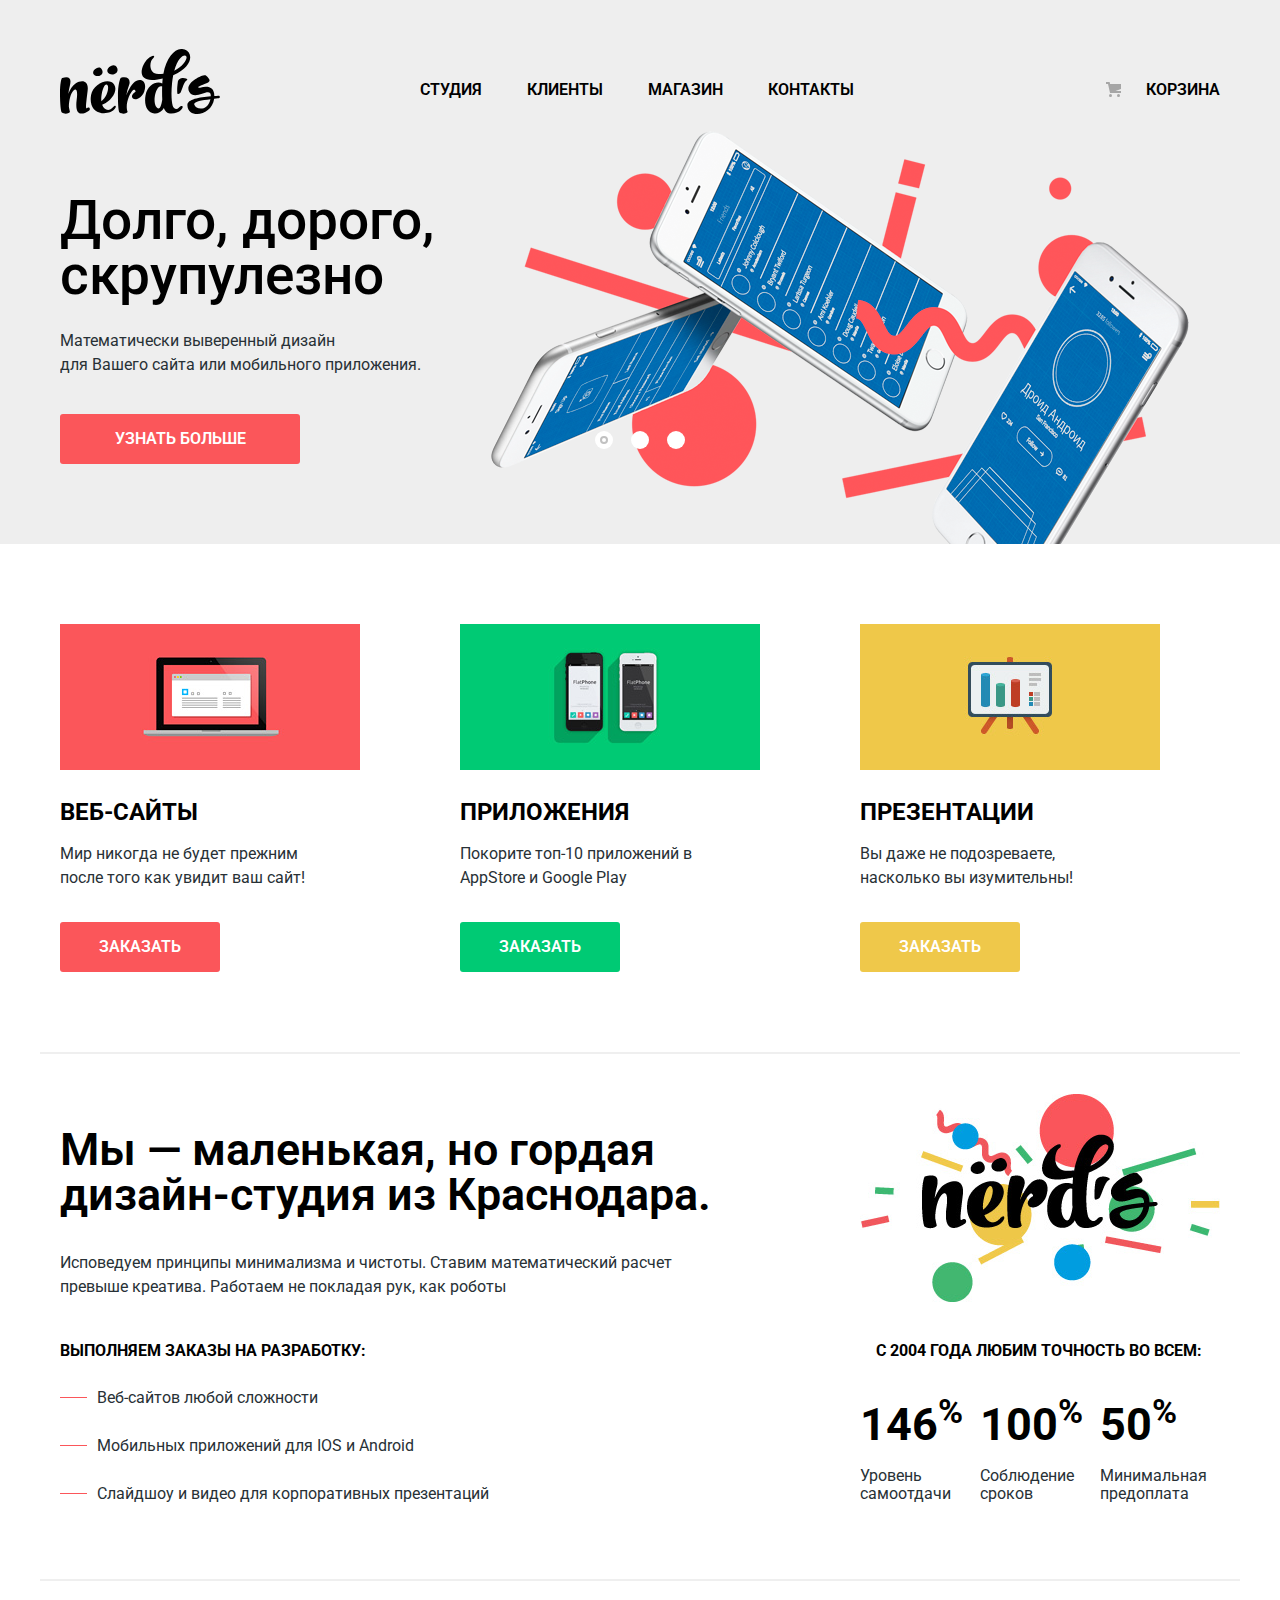
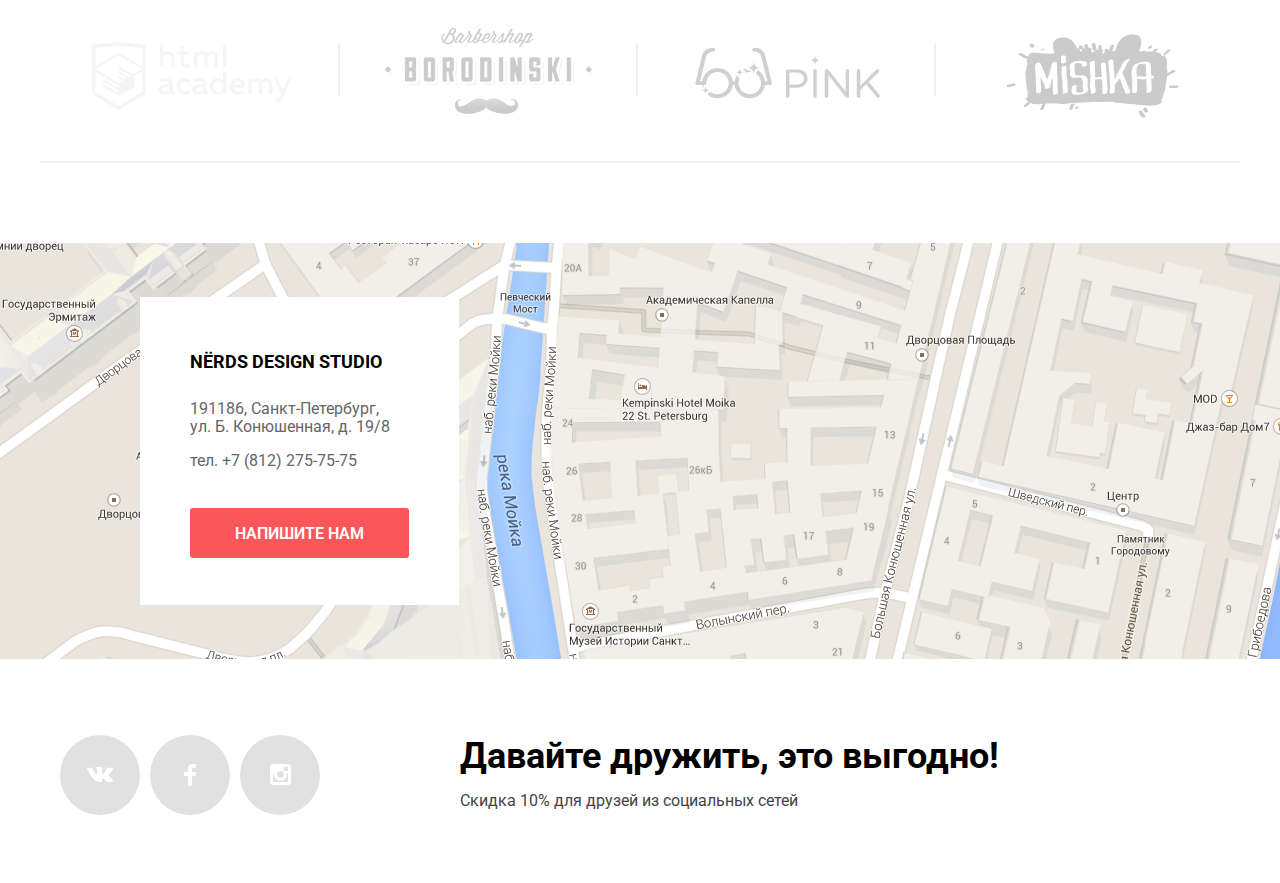
<file: index.html>
<!DOCTYPE HTML>
<html lang="ru">
<head>
  <meta charset="utf-8">
  <title>Дизайн-студия «‎Nerds»</title>
  <link href="https://fonts.googleapis.com/css?family=Roboto:400,500,700&display=swap&subset=cyrillic" rel="stylesheet">
  <link href="./normalize.css" rel="stylesheet">
  <link href="./Nerds_index.css" rel="stylesheet">
</head>
<body>

  <header class="main-header grey">

    <nav class="main-navigation container">
      <a class="main-header-logo">
        <svg xmlns="http://www.w3.org/2000/svg" width="160" height="65" viewBox="0 0 160 65"><path d="M157.936 49.374c-1.235.161-2.523.271-3.757.377v.056c-2.415 17.364-26.188 20.231-26.779 6.599-.269-6.167 11.593-7.95 23.398-9.088.429-11.09-15.901 5.667-21.608-4.601-5.019-9.025 14.632-17.938 16.728-16.102 6.438 5.636 3.404 6.618-1.379 8.335-9.49 3.41-5.791 4.107-4.511 3.726 7.569-2.253 14.366-1.04 14.312 8.317 1.288-.107 2.522-.163 3.757-.271 2.306-.215 2.467 2.435-.161 2.652zm-7.514.756c-9.124 1.028-17.013 2.436-16.153 5.355 1.716 5.573 13.577 6.818 16.153-5.355zM117.678 44.918c-.682-.037-.703-6.038.112-11.688 1.005-6.951 11.935-3.357 9.093-1.906-2.975 1.52-4.429 8.718-6.266 12.087-.635 1.161-2.605 1.526-2.939 1.507zM42.105 21.002c2.376 4.866-4.937 8.171-8.292 4.521-1.398-1.555-.755-4.56 2.636-6.193 1.697-.836 4.073-1.596 5.656 1.672zM57.062 18.861c2.585 5.297-5.38 8.896-9.031 4.922-1.522-1.695-.823-4.963 2.873-6.742 1.846-.911 4.432-1.736 6.158 1.82zM28.883 61.666c-7.919 5.338-14.219 4.159-12.212-10.848 1.45-10.904-.948-11.521-3.122-9.442-2.845 2.697-4.628 9.723-4.684 16.412a50.98 50.98 0 0 0 1.004 4.776c.334 1.63-4.907 3.315-7.974 1.011C.837 62.79 0 54.865 0 44.131c0-8.824 1.171-14.895 2.23-15.175 8.029-2.191 9.312 1.348 7.583 7.981a47.637 47.637 0 0 0-1.395 7.924c1.673-4.664 4.071-8.485 6.803-10.173 7.416-4.664 13.605-2.473 12.434 6.801-2.007 16.58-2.174 18.827-.39 17.535 2.231-1.574 3.68 1.238 1.618 2.642zM54.982 59.59c-2.175 3.484-7.806 5.171-13.216 4.552-7.75-.843-12.545-7.756-10.705-18.097 2.008-11.185 18.065-18.322 23.196-10.341 3.735 5.789-2.175 16.017-11.597 19.783l-.502.168c1.951 5.171 6.579 7.476 11.039 2.36 2.119-2.36 3.624-1.348 1.785 1.575zm-13.605-7.418c5.855-4.159 7.806-13.32 6.189-15.905-1.728-2.697-5.074 1.517-6.245 11.746-.111 1.461-.111 2.865.056 4.159zM83.091 44.992c-1.597 2.507-3.903 4.384-5.966 5.059-2.398.73-5.185.056-5.185-2.698 0-1.011.892-3.372 3.624-4.721-.168-1.911-1.394-2.417-2.286-1.686-3.345 2.586-7.417 12.25-6.356 19.221.055.168.055.337.055.506.168.617.335 1.237.558 1.854.557 1.574-4.907 3.316-7.973.956-1.059-.788-1.617-6.97-1.617-17.704 0-8.824 1.951-16.636 3.011-16.917 6.412-1.743 10.147 1.292 8.14 7.249-1.171 3.373-2.23 6.801-2.843 10.399 2.453-6.688 6.523-12.872 9.812-14.501 5.856-2.923 10.092.956 8.867 7.813-.056.11-.112.393-.112.449-.056.562-.566 2.302-.39 1.741-.516 1.645-.892 2.277-1.339 2.98z"/><path d="M113.207 26.161a86.988 86.988 0 0 0-1.115 7.531c-1.059 10.06-.612 18.996.613 22.986.726 2.137 3.457 4.946 6.078 2.023 2.843-3.203 5.967-1.349 2.174 2.416-2.34 2.305-6.689 3.878-11.039 3.428-3.123-.393-5.018-2.415-6.134-5.505-.444.898-.947 1.685-1.56 2.302-2.119 2.193-4.685 3.43-7.974 3.092-6.637-.73-10.538-7.923-8.699-18.153 1.952-10.791 11.319-14.725 16.728-11.857.112-1.349.223-2.699.335-4.104.055-.281.055-.562.11-.843a96.962 96.962 0 0 1-4.962.956C73.787 34.423 82.04 14.864 87.894 9.75c6.636-5.733 7.36-1.855 5.297-.562-3.68 2.36-5.297 15.905 5.241 15.905 1.729 0 3.346-.112 4.962-.281C106.685 6.49 116.665-2.391 124.75.532c8.976 3.26 8.029 17.535-11.543 25.629zm-10.928 24.393c-.224-3.542-.224-7.532-.167-11.636 0-.506.056-1.011.056-1.461-3.346-1.518-6.635 3.653-7.473 10.792-.946 8.373 2.788 12.813 4.908 10.791 1.617-1.631 2.453-6.803 2.676-8.486zm24.086-43.165c-1.784-2.642-8.307.562-12.098 14.332 9.535-4.554 13.326-12.422 12.098-14.332z"/></svg>
      </a>
      <ul class="navigation-list">
        <li><a href="#studio">Студия</a></li>
        <li><a href="#clients">Клиенты</a></li>
        <li><a href="catalog.html">Магазин</a></li>
        <li><a href="#contacts">Контакты</a></li>
        <li class="cart"><a href="#">Корзина</a></li>
      </ul>
    </nav>
  </header>

  <main >

    <h1 class="visually-hidden">Дизайн-студия «‎Nerds»</h1>

    <section class="slider grey">
      <div class="container">
        <h2 class="visually-hidden">Слайдер</h2>
        <input type="radio" id="btn-1" name="toggle" checked>
        <input type="radio" id="btn-2" name="toggle">
        <input type="radio" id="btn-3" name="toggle">
        <div class="slider-control">
          <label for="btn-1"></label>
          <label for="btn-2"></label>
          <label for="btn-3"></label>
        </div>
        <ul class="slide-list">
          <li class="slide slide-1">
            <div class="slide-wrapper">
              <p class="slide-header">Долго, дорого, скрупулезно</p>
              <p class="slide-text">Математически выверенный дизайн <br> для Вашего сайта или мобильного приложения.</p>
              <a class="btn btn-red" href="#">Узнать больше</a>
            </div>
          </li>
          <li class="slide slide-2">
            <div class="slide-wrapper">
              <p class="slide-header">Любим математику как никто другой</p>
              <p class="slide-text">Никакого креатива, только математические формулы<br> для расчета идеальных пропорций.</p>
              <a class="btn btn-red" href="#">Узнать больше</a>
            </div>
          </li>
          <li class="slide slide-3">
            <div class="slide-wrapper">
              <p class="slide-header">Только ночь, только хардкор</p>
              <p class="slide-text">Работать днем, как все? Мы против этого.<br>Ближе к полуночи работа только начинается.</p>
              <a class="btn btn-red" href="#">Узнать больше</a>
            </div>
          </li>
        </ul>
      </div>
    </section>

    <section class="advantages container">
      <h2 class='visually-hidden'>Наши преимущества</h2>
      <ul>
        <li class="advantage-item">
          <img src="img/service-1.png" alt="Веб-сайты" width="300" height="146">
          <p class="advantage-header">Веб-сайты</p>
          <p class="advantage-text">Мир никогда не будет прежним<br> после того как увидит ваш сайт!</p>
          <a class="btn btn-red" href="catalog.html">Заказать</a>
        </li>
        <li class="advantage-item">
          <img src="img/service-2.png" alt="Приложения" width="300" height="146">
          <p class="advantage-header">Приложения</p>
          <p class="advantage-text">Покорите топ-10 приложений в AppStore и Google Play</p>
          <a class="btn btn-green" href="catalog.html">Заказать</a>
        </li>
        <li class="advantage-item">
          <img src="img/service-3.png" alt="Презентации" width="300" height="146">
          <p class="advantage-header">Презентации</p>
          <p class="advantage-text">Вы даже не подозреваете,<br> насколько вы изумительны!</p>
          <a class="btn btn-yellow" href="catalog.html">Заказать</a>
        </li>
      </ul>
    </section>

    <section class="studio container" id="studio">
      <div class="studio-left">
        <h2 class="visually-hidden">Описание студии</h2>
        <p class="studio-header">Мы — маленькая, но гордая дизайн-студия из Краснодара.</p>
        <p class="studio-text">Исповедуем принципы минимализма и чистоты. Ставим математический
          расчет превыше креатива. Работаем не покладая рук, как роботы</p>
          <p class="studio-bold">Выполняем заказы на разработку:</p>
          <ul class="orders-list">
            <li><p>Веб-сайтов любой сложности</p></li>
            <li><p>Мобильных приложений для IOS и Android</p></li>
            <li><p>Слайдшоу и видео для корпоративных презентаций</p></li>
          </ul>
        </div>
          <div class="studio-right">
            <img src="img/nerds-logo-2.png" alt="Логотип «‎Nerds»" width="360" height="208">
            <p class="studio-bold">С 2004 года любим точность во всем:</p>
            <ul class="statistic">
              <li><p class="statistic-percent">146<sup>%</sup></p>
                <p class="statistic-text">Уровень самоотдачи</p></li>
              <li><p class="statistic-percent">100<sup>%</sup></p>
                <p class="statistic-text">Соблюдение сроков</p></li>
              <li><p class="statistic-percent">50<sup>%</sup></p>
                <p class="statistic-text">Минимальная предоплата</p></li>
            </ul>
          </div>
        </section>

        <section class="clients container" id=clients>
          <h2 class="visually-hidden">Наши партнеры</h2>
          <ul>
            <li>
              <a href="https://htmlacademy.ru/intensive/htmlcss">
                <img src="img/logo-1.png" alt="HTMLAcademy.ru" width="199" height="68">
              </a>
            </li>
            <li>
              <a href="#">
                <img src="img/logo-2.png" alt="<Барбершоп Бородинский" width="209" height="90">
              </a>
            </li>
            <li>
              <a href="#">
                <img src="img/logo-3.png" alt="Pink" width="185" height="52">
              </a>
            </li>
            <li>
              <a href="#">
                <img src="img/logo-4.png" alt="Mishka" width="173" height="84">
              </a>
            </li>
          </ul>
        </section>

        <section class="contacts" id="contacts">
        <h2 class="visually-hidden">Наши контакты</h2>
          <img src="img/map.png" alt="Карта офиса по адресу Санкт-Петербург, ул. Б. Конюшенная, д. 19/8" width="1440" height="416">
          <div class="contacts-block">
            <p class="contacts-header"> Nёrds design studio</p>
            <p>191186, Санкт-Петербург,<br>ул. Б. Конюшенная, д. 19/8</p>
            <p>тел. +7 (812) 275-75-75</p>
            <button class="btn btn-red contacts-btn">Напишите нам</button>
          </div>
        </section>

        <section class="popup">
          <h2 class="popup-header">Напишите нам</h2>
          <form action="https://echo.htmlacademy.ru" method="post">
            <p class="popup-item">
              <label for="popup-name">Ваше имя:</label>
              <input id="popup-name" type="text" name="name" value="" placeholder="Имя Фамилия">
            </p>
            <p class="popup-item">
              <label for="popup-email">Ваш e-mail:</label>
              <input id="popup-email" type="text" name="e-mail" value="" placeholder="email@example.ru">
            </p>
            <p class="popup-item">
              <label for="textarea">Текст письма:</label>
              <textarea id="textarea" name="message" placeholder="В свободной форме"></textarea>
            </p>
            <button class="btn btn-red" type="submit" name="button">Отправить</button>
          </form>
          <button class="modal-close" type="button">Закрыть</button>
        </section>

      </main>

      <footer class="main-footer container">
        <ul class="social-list">
          <li>
            <a class="social-btn" href="#">
              <span class="visually-hidden">ВКонтакте</span>
              <svg xmlns="http://www.w3.org/2000/svg" width="26" height="15" viewBox="0 0 26 15">
                <path fill="#FFF" d="M16.138 11.51c.956-.309 2.18 2.04 3.483 2.939.978.681 1.727.534 1.727.534l3.473-.05s1.815-.112.957-1.554c-.071-.12-.503-1.069-2.585-3.022-2.177-2.043-1.882-1.712.739-5.244 1.597-2.153 2.236-3.468 2.036-4.028-.192-.539-1.365-.399-1.365-.399L20.69.713c-.381.001-.704.119-.851.515-.003.004-.621 1.666-1.445 3.079-1.741 2.989-2.436 3.148-2.724 2.961-.661-.433-.494-1.737-.494-2.664 0-2.897.432-4.105-.846-4.417-.427-.104-.739-.172-1.828-.182-1.392-.021-2.574 0-3.244.329-.445.223-.786.712-.579.74.26.035.843.16 1.155.586.401.552.389 1.789.389 1.789s.229 3.411-.54 3.834c-.528.29-1.25-.302-2.803-3.016-.793-1.388-1.392-2.922-1.392-2.922s-.116-.285-.326-.441c-.25-.185-.6-.244-.6-.244L.848.684S.29.7.085.946c-.182.218-.015.668-.015.668s2.909 6.881 6.203 10.347c3.02 3.182 6.452 2.971 6.452 2.971h1.555s.469-.054.709-.312c.224-.24.214-.691.214-.691s-.031-2.109.935-2.419z"/>
              </svg>
            </a>
          </li>
          <li><a class="social-btn" href="#">
            <span class="visually-hidden">Facebook</span>
            <svg xmlns="http://www.w3.org/2000/svg" width="12" height="22" viewBox="0 0 12 22"><path fill="#FFF" d="M12 4V0H8a4 4 0 0 0-4 4v4H0v4h4v10h4V12h4V8H8V4h4z"/>
            </svg>
          </a>
        </li>
        <li>
          <a class="social-btn" href="#">
            <span class="visually-hidden">Instagram</span>
            <svg xmlns="http://www.w3.org/2000/svg" width="21" height="21" viewBox="0 0 21 21"><path fill="#FFF" d="M18 0H3C1.35 0 0 1.35 0 3v15c0 1.65 1.35 3 3 3h15c1.65 0 3-1.35 3-3V3c0-1.65-1.35-3-3-3zm-7.5 7c1.93 0 3.5 1.57 3.5 3.5S12.43 14 10.5 14 7 12.43 7 10.5 8.57 7 10.5 7zM18 18H3V9h1.181A6.504 6.504 0 0 0 4 10.5a6.5 6.5 0 1 0 13 0 6.45 6.45 0 0 0-.181-1.5H18v9zm0-11h-4V3h4v4z"/>
            </svg>
          </a>
        </li>
      </ul>
      <div class="partnership">
        <p class="partnership-header">Давайте дружить, это выгодно!</p>
        <p class="sale">Скидка 10% для друзей из социальных сетей</p>
      </div>
    </footer>

    <script src="nerds_index.js"></script>
    </body>
    </html>
</file>
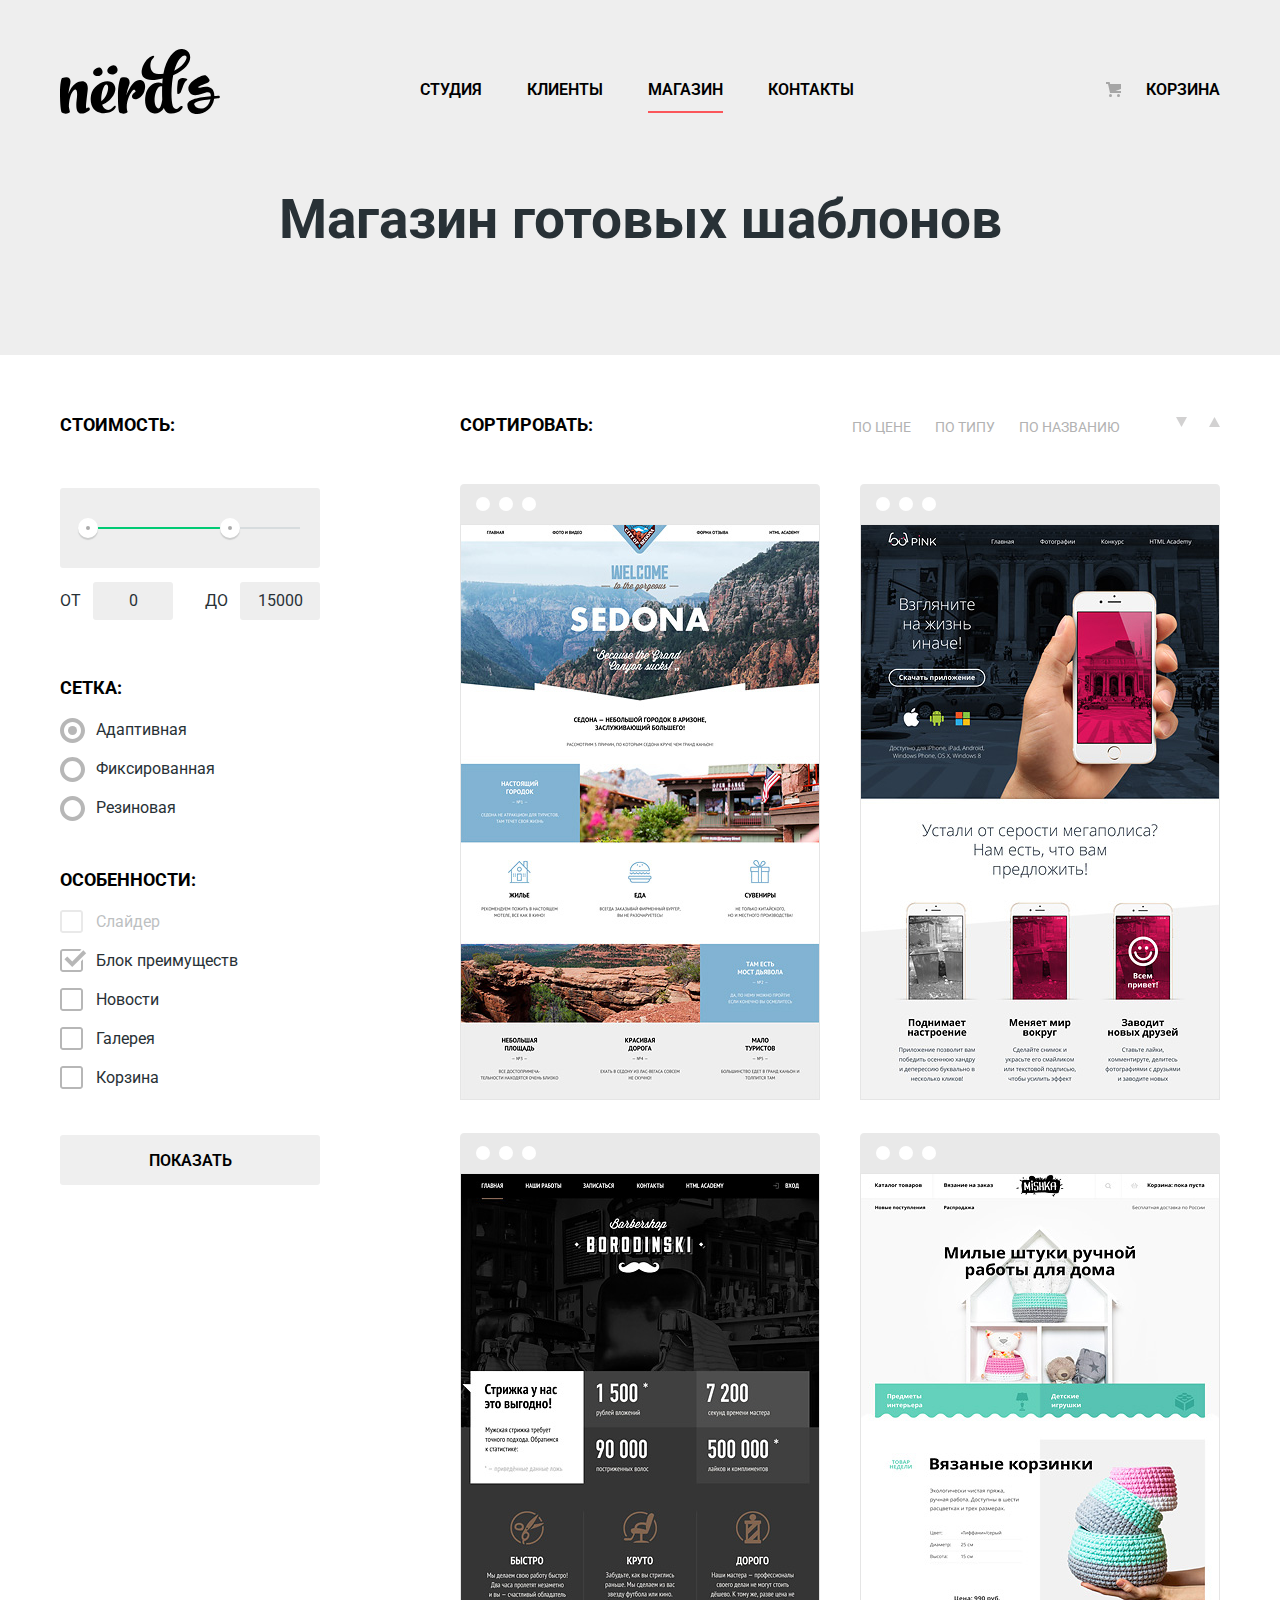
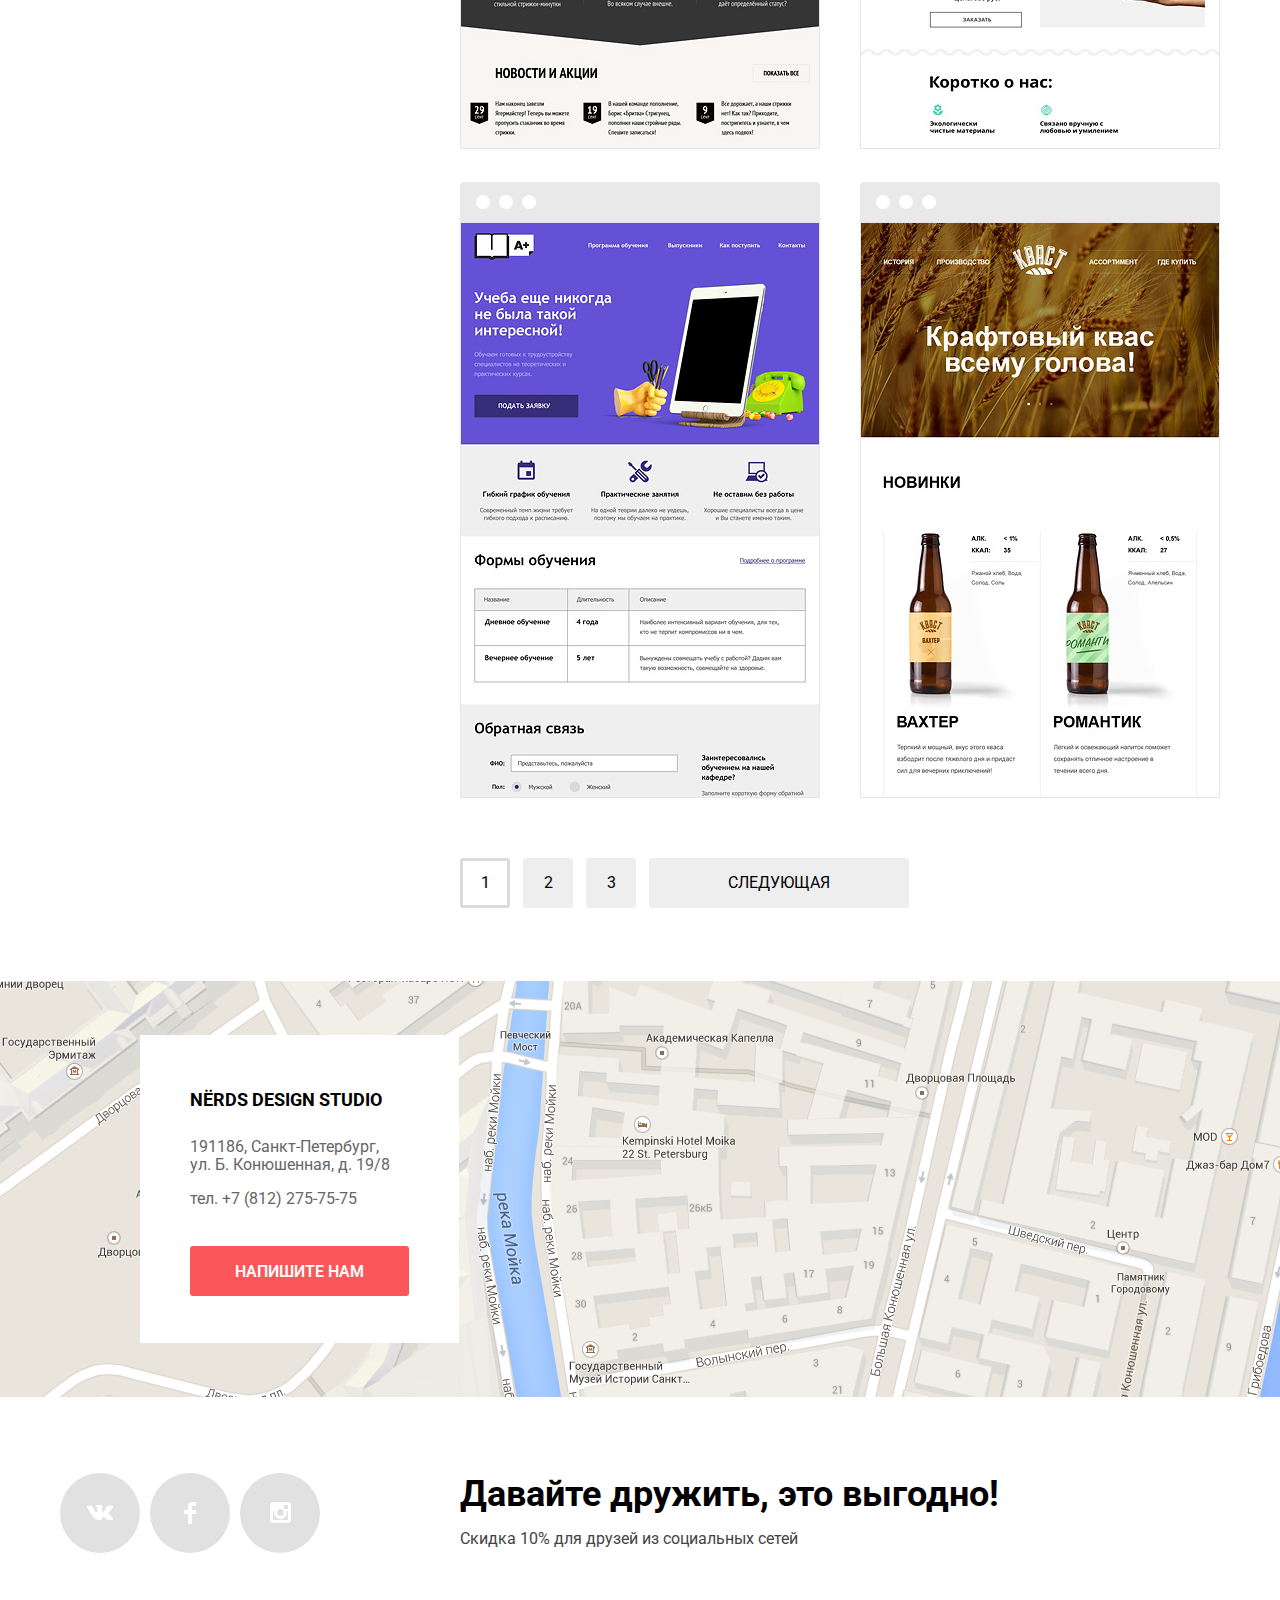
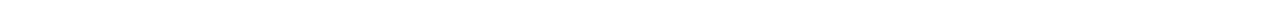
<file: catalog.html>
<!DOCTYPE HTML>
<html lang="ru">
<head>
  <meta charset="utf-8">
  <title>Дизайн-студия «‎Nerds»</title>
  <link href="https://fonts.googleapis.com/css?family=Roboto:400,500,700&display=swap&subset=cyrillic" rel="stylesheet">
  <link href="./normalize.css" rel="stylesheet">
  <link href="./Nerds_index.css" rel="stylesheet">
</head>
<body>

  <header class="main-header grey">
    <nav class="main-navigation container">
      <a class="main-header-logo" href="index.html">
        <svg xmlns="http://www.w3.org/2000/svg" width="160" height="65" viewBox="0 0 160 65"><path d="M157.936 49.374c-1.235.161-2.523.271-3.757.377v.056c-2.415 17.364-26.188 20.231-26.779 6.599-.269-6.167 11.593-7.95 23.398-9.088.429-11.09-15.901 5.667-21.608-4.601-5.019-9.025 14.632-17.938 16.728-16.102 6.438 5.636 3.404 6.618-1.379 8.335-9.49 3.41-5.791 4.107-4.511 3.726 7.569-2.253 14.366-1.04 14.312 8.317 1.288-.107 2.522-.163 3.757-.271 2.306-.215 2.467 2.435-.161 2.652zm-7.514.756c-9.124 1.028-17.013 2.436-16.153 5.355 1.716 5.573 13.577 6.818 16.153-5.355zM117.678 44.918c-.682-.037-.703-6.038.112-11.688 1.005-6.951 11.935-3.357 9.093-1.906-2.975 1.52-4.429 8.718-6.266 12.087-.635 1.161-2.605 1.526-2.939 1.507zM42.105 21.002c2.376 4.866-4.937 8.171-8.292 4.521-1.398-1.555-.755-4.56 2.636-6.193 1.697-.836 4.073-1.596 5.656 1.672zM57.062 18.861c2.585 5.297-5.38 8.896-9.031 4.922-1.522-1.695-.823-4.963 2.873-6.742 1.846-.911 4.432-1.736 6.158 1.82zM28.883 61.666c-7.919 5.338-14.219 4.159-12.212-10.848 1.45-10.904-.948-11.521-3.122-9.442-2.845 2.697-4.628 9.723-4.684 16.412a50.98 50.98 0 0 0 1.004 4.776c.334 1.63-4.907 3.315-7.974 1.011C.837 62.79 0 54.865 0 44.131c0-8.824 1.171-14.895 2.23-15.175 8.029-2.191 9.312 1.348 7.583 7.981a47.637 47.637 0 0 0-1.395 7.924c1.673-4.664 4.071-8.485 6.803-10.173 7.416-4.664 13.605-2.473 12.434 6.801-2.007 16.58-2.174 18.827-.39 17.535 2.231-1.574 3.68 1.238 1.618 2.642zM54.982 59.59c-2.175 3.484-7.806 5.171-13.216 4.552-7.75-.843-12.545-7.756-10.705-18.097 2.008-11.185 18.065-18.322 23.196-10.341 3.735 5.789-2.175 16.017-11.597 19.783l-.502.168c1.951 5.171 6.579 7.476 11.039 2.36 2.119-2.36 3.624-1.348 1.785 1.575zm-13.605-7.418c5.855-4.159 7.806-13.32 6.189-15.905-1.728-2.697-5.074 1.517-6.245 11.746-.111 1.461-.111 2.865.056 4.159zM83.091 44.992c-1.597 2.507-3.903 4.384-5.966 5.059-2.398.73-5.185.056-5.185-2.698 0-1.011.892-3.372 3.624-4.721-.168-1.911-1.394-2.417-2.286-1.686-3.345 2.586-7.417 12.25-6.356 19.221.055.168.055.337.055.506.168.617.335 1.237.558 1.854.557 1.574-4.907 3.316-7.973.956-1.059-.788-1.617-6.97-1.617-17.704 0-8.824 1.951-16.636 3.011-16.917 6.412-1.743 10.147 1.292 8.14 7.249-1.171 3.373-2.23 6.801-2.843 10.399 2.453-6.688 6.523-12.872 9.812-14.501 5.856-2.923 10.092.956 8.867 7.813-.056.11-.112.393-.112.449-.056.562-.566 2.302-.39 1.741-.516 1.645-.892 2.277-1.339 2.98z"/><path d="M113.207 26.161a86.988 86.988 0 0 0-1.115 7.531c-1.059 10.06-.612 18.996.613 22.986.726 2.137 3.457 4.946 6.078 2.023 2.843-3.203 5.967-1.349 2.174 2.416-2.34 2.305-6.689 3.878-11.039 3.428-3.123-.393-5.018-2.415-6.134-5.505-.444.898-.947 1.685-1.56 2.302-2.119 2.193-4.685 3.43-7.974 3.092-6.637-.73-10.538-7.923-8.699-18.153 1.952-10.791 11.319-14.725 16.728-11.857.112-1.349.223-2.699.335-4.104.055-.281.055-.562.11-.843a96.962 96.962 0 0 1-4.962.956C73.787 34.423 82.04 14.864 87.894 9.75c6.636-5.733 7.36-1.855 5.297-.562-3.68 2.36-5.297 15.905 5.241 15.905 1.729 0 3.346-.112 4.962-.281C106.685 6.49 116.665-2.391 124.75.532c8.976 3.26 8.029 17.535-11.543 25.629zm-10.928 24.393c-.224-3.542-.224-7.532-.167-11.636 0-.506.056-1.011.056-1.461-3.346-1.518-6.635 3.653-7.473 10.792-.946 8.373 2.788 12.813 4.908 10.791 1.617-1.631 2.453-6.803 2.676-8.486zm24.086-43.165c-1.784-2.642-8.307.562-12.098 14.332 9.535-4.554 13.326-12.422 12.098-14.332z"/></svg>
      </a>
      <ul class="navigation-list">
        <li><a href="index.html#studio">Студия</a></li>
        <li><a href="index.html#clients">Клиенты</a></li>
        <li class="navigation-list-current"><a href="catalog.html">Магазин</a></li>
        <li><a href="index.html#contacts">Контакты</a></li>
        <li class="cart"><a href="#">Корзина</a></li>
      </ul>
    </nav>
  </header>

  <main>

  <div class="page-header-container grey">
    <h1 class="page-header">Магазин готовых шаблонов</h1>
  </div>

<div class="catalog-columns container">
  <section class="filters">
    <h2 class="visually-hidden">Филтры товаров</h2>
    <form class="filter" action="https://echo.htmlacademy.ru" method="get">
      <fieldset>
        <legend>СТОИМОСТЬ:</legend>
        <div class="range-filter">
          <div class="range-control">
            <div class="scale">
              <div class="bar" style="margin-left: 0%; width:70%"> </div>
            </div>
            <div class="toggle toggle-min"></div>
            <div class="toggle toggle-max"></div>
          </div>
          <div class="price-control">
            <label class="min-price">ОТ <input type="text" name="min-price" value="0"></label>
            <label class="max-price">ДО <input  type="text" name="max-price" value="15000"></label>
          </div>
        </div>

      </fieldset>
      <fieldset>
        <legend>СЕТКА:</legend>
        <ul>
          <li class="filter-option">
            <input class="visually-hidden filter-input filter-input-radio" type="radio" name="product-group" value="adaptive" id="radio-adaptive" checked>
            <label for="radio-adaptive">Адаптивная</label>
          </li>
          <li class="filter-option">
            <input class="visually-hidden filter-input filter-input-radio" type="radio" name="product-group" value="static" id="radio-static">
            <label for="radio-static">Фиксированная</label>
          </li>
          <li class="filter-option">
            <input class="visually-hidden filter-input filter-input-radio" type="radio" name="product-group" value="responsive" id="radio-responsive">
            <label for="radio-responsive">Резиновая</label>
          </li>
        </ul>
      </fieldset>
      <fieldset>
        <legend>ОСОБЕННОСТИ:</legend>
        <ul>
          <li class="filter-option">
            <input class="visually-hidden filter-input filter-input-checkbox" type="checkbox" name="checkbox-slider" id="checkbox-slider" disabled>
            <label for="checkbox-slider">Слайдер</label>
          </li>
          <li class="filter-option">
            <input class="visually-hidden filter-input filter-input-checkbox" type="checkbox" name="checkbox-advantages" id="checkbox-advantages" checked>
              <label for="checkbox-advantages">Блок преимуществ</label>
          </li>
          <li class="filter-option">
            <input class="visually-hidden filter-input filter-input-checkbox" type="checkbox" name="checkbox-news" id="checkbox-news">
              <label for="checkbox-news">Новости</label>
          </li>
          <li class="filter-option">
            <input class="visually-hidden filter-input filter-input-checkbox" type="checkbox" name="checkbox-gallery" id="checkbox-gallery">
              <label for="checkbox-gallery">Галерея</label>
          </li>
          <li class="filter-option">
            <input class="visually-hidden filter-input filter-input-checkbox" type="checkbox" name="checkbox-cart" id="checkbox-cart">
              <label for="checkbox-cart">Корзина</label>
          </li>
        </ul>
      </fieldset>
      <button type="submit" class="btn filter-btn catalog-btn">ПОКАЗАТЬ</button>
    </form>
  </section>

<div class="catalog-rows">
  <div class="sorting">
    <p>СОРТИРОВАТЬ:</p>
    <ul class="sorting-list">
      <li>ПО ЦЕНЕ</li>
      <li>ПО ТИПУ</li>
      <li>ПО НАЗВАНИЮ</li>
    </ul>
    <div class="sorting-control">
      <a class="sorting-btn sorting-btn-down" href="#"></a>
      <a class="sorting-btn sorting-btn-up" href="#"></a>
    </div>
  </div>

  <section class="catalog">
    <h2 class="visually-hidden">Готовые шаблоны</h2>
    <ul class="catalog-list">
      <li class="catalog-item">
        <a href=#>
          <svg xmlns="http://www.w3.org/2000/svg" width="360" height="40" viewBox="0 0 360 40"><path fill="#4D4D4D" opacity="0.12" d="M356 0H4C1.8 0 0 1.8 0 4v36h360V4c0-2.2-1.8-4-4-4zM22.991 27a7 7 0 1 1 0-14 7 7 0 0 1 0 14zm23.011 0a7 7 0 1 1 0-14 7 7 0 0 1 0 14zm23.011 0a7 7 0 1 1 0-14 7 7 0 0 1 0 14z"/></svg>
          <img src="img/sedona.jpg" alt="Sedona" width="360" height="576">
        </a>
          <div class="catalog-item-info">
            <h3>SEDONA</h3>
            <p>Информационный сайт<br>для туристов</p>
            <a class="btn btn-red btn-price" href="#">9 900 РУБ.</a>
          </div>
      </li>
      <li class="catalog-item">
        <a href=#>
          <svg xmlns="http://www.w3.org/2000/svg" width="360" height="40" viewBox="0 0 360 40"><path fill="#4D4D4D" opacity="0.12" d="M356 0H4C1.8 0 0 1.8 0 4v36h360V4c0-2.2-1.8-4-4-4zM22.991 27a7 7 0 1 1 0-14 7 7 0 0 1 0 14zm23.011 0a7 7 0 1 1 0-14 7 7 0 0 1 0 14zm23.011 0a7 7 0 1 1 0-14 7 7 0 0 1 0 14z"/></svg>
          <img src="img/pink.jpg" alt="Pink" width="360" height="576">
        </a>
        <div class="catalog-item-info">
          <h3>PINK APP</h3>
          <p>Продуктовый лендинг<br>приложения для IOS и Android</p>
          <a class="btn btn-red btn-price" href="#">9 900 РУБ.</a>
        </div>
      </li>
      <li class="catalog-item">
        <a href=#>
          <svg xmlns="http://www.w3.org/2000/svg" width="360" height="40" viewBox="0 0 360 40"><path fill="#4D4D4D" opacity="0.12" d="M356 0H4C1.8 0 0 1.8 0 4v36h360V4c0-2.2-1.8-4-4-4zM22.991 27a7 7 0 1 1 0-14 7 7 0 0 1 0 14zm23.011 0a7 7 0 1 1 0-14 7 7 0 0 1 0 14zm23.011 0a7 7 0 1 1 0-14 7 7 0 0 1 0 14z"/></svg>
          <img src="img/barbershop.jpg" alt="Borodinski" width="360" height="576">
        </a>
        <div class="catalog-item-info">
          <h3>BARBERSHOP</h3>
          <p>Сайт салона красоты.<br>Для мужчин, да</p>
          <a class="btn btn-red btn-price" href="#">9 900 РУБ.</a>
        </div>
      </li>
      <li class="catalog-item">
        <a href=#>
          <svg xmlns="http://www.w3.org/2000/svg" width="360" height="40" viewBox="0 0 360 40"><path fill="#4D4D4D" opacity="0.12" d="M356 0H4C1.8 0 0 1.8 0 4v36h360V4c0-2.2-1.8-4-4-4zM22.991 27a7 7 0 1 1 0-14 7 7 0 0 1 0 14zm23.011 0a7 7 0 1 1 0-14 7 7 0 0 1 0 14zm23.011 0a7 7 0 1 1 0-14 7 7 0 0 1 0 14z"/></svg>
          <img src="img/mishka.jpg" alt="Mishka" width="360" height="576">
        </a>
        <div class="catalog-item-info">
          <h3>MISHKA</h3>
          <p>Интернет-магазин<br>вязаных игрушек</p>
          <a class="btn btn-red btn-price" href="#">9 900 РУБ.</a>
        </div>
      </li>
      <li class="catalog-item">
        <a href=#>
          <svg xmlns="http://www.w3.org/2000/svg" width="360" height="40" viewBox="0 0 360 40"><path fill="#4D4D4D" opacity="0.12" d="M356 0H4C1.8 0 0 1.8 0 4v36h360V4c0-2.2-1.8-4-4-4zM22.991 27a7 7 0 1 1 0-14 7 7 0 0 1 0 14zm23.011 0a7 7 0 1 1 0-14 7 7 0 0 1 0 14zm23.011 0a7 7 0 1 1 0-14 7 7 0 0 1 0 14z"/></svg>
          <img src="img/alpus.jpg" alt="Alpus" width="360" height="576">
        </a>
        <div class="catalog-item-info">
          <h3>A PLUS</h3>
          <p>Лендинг курсов повышения<br>квалификации</p>
          <a class="btn btn-red btn-price" href="#">9 900 РУБ.</a>
        </div>
      </li>
      <li class="catalog-item">
        <a href=#>
          <svg xmlns="http://www.w3.org/2000/svg" width="360" height="40" viewBox="0 0 360 40"><path fill="#4D4D4D" opacity="0.12" d="M356 0H4C1.8 0 0 1.8 0 4v36h360V4c0-2.2-1.8-4-4-4zM22.991 27a7 7 0 1 1 0-14 7 7 0 0 1 0 14zm23.011 0a7 7 0 1 1 0-14 7 7 0 0 1 0 14zm23.011 0a7 7 0 1 1 0-14 7 7 0 0 1 0 14z"/></svg>
          <img src="img/kvast.jpg" alt="Kvast" width="360" height="576">
        </a>
        <div class="catalog-item-info">
          <h3>КВАСТ</h3>
          <p>Промо-сайт производителя<br>крафтового кваса</p>
          <a class="btn btn-red btn-price" href="#">9 900 РУБ.</a>
        </div>
      </li>
    </ul>
    <ul class="pagination-list">
      <li class="pagination-item pagination-item-current"><a href=#>1</a></li>
      <li class="pagination-item"><a href=#>2</a></li>
      <li class="pagination-item"><a href=#>3</a></li>
      <li class="pagination-item"><a href=#>СЛЕДУЮЩАЯ</a></li>
    </ul>
  </section>
</div>
</div>

  <section class="contacts">
    <h2 class="visually-hidden">Наши контакты</h2>
    <img src="img/map.png" alt="Карта офиса по адресу Санкт-Петербург, ул. Б. Конюшенная, д. 19/8" width="1440" height="416">
    <div class="contacts-block">
      <p class="contacts-header"> Nёrds design studio</p>
      <p>191186, Санкт-Петербург,<br>ул. Б. Конюшенная, д. 19/8</p>
      <p>тел. +7 (812) 275-75-75</p>
      <button class="btn btn-red contacts-btn">Напишите нам</button>
    </div>
  </section>

  <section class="popup">
    <h2 class="popup-header">Напишите нам</h2>
    <form action="https://echo.htmlacademy.ru" method="post">
      <p class="popup-item">
        <label for="popup-name">Ваше имя:</label>
        <input id="popup-name" type="text" name="name" value="" placeholder="Имя Фамилия">
      </p>
      <p class="popup-item">
        <label for="popup-email">Ваш e-mail:</label>
        <input id="popup-email" type="text" name="e-mail" value="" placeholder="email@example.ru">
      </p>
      <p class="popup-item">
        <label for="textarea">Текст письма:</label>
        <textarea id="textarea" name="message" placeholder="В свободной форме"></textarea>
      </p>
      <button class="btn btn-red" type="submit" name="button">Отправить</button>
    </form>
    <button class="modal-close" type="button">Закрыть</button>
  </section>

</main>

<footer class="main-footer container">
  <ul class="social-list">
    <li>
      <a class="social-btn" href="#">
        <span class="visually-hidden">ВКонтакте</span>
        <svg xmlns="http://www.w3.org/2000/svg" width="26" height="15" viewBox="0 0 26 15">
          <path fill="#FFF" d="M16.138 11.51c.956-.309 2.18 2.04 3.483 2.939.978.681 1.727.534 1.727.534l3.473-.05s1.815-.112.957-1.554c-.071-.12-.503-1.069-2.585-3.022-2.177-2.043-1.882-1.712.739-5.244 1.597-2.153 2.236-3.468 2.036-4.028-.192-.539-1.365-.399-1.365-.399L20.69.713c-.381.001-.704.119-.851.515-.003.004-.621 1.666-1.445 3.079-1.741 2.989-2.436 3.148-2.724 2.961-.661-.433-.494-1.737-.494-2.664 0-2.897.432-4.105-.846-4.417-.427-.104-.739-.172-1.828-.182-1.392-.021-2.574 0-3.244.329-.445.223-.786.712-.579.74.26.035.843.16 1.155.586.401.552.389 1.789.389 1.789s.229 3.411-.54 3.834c-.528.29-1.25-.302-2.803-3.016-.793-1.388-1.392-2.922-1.392-2.922s-.116-.285-.326-.441c-.25-.185-.6-.244-.6-.244L.848.684S.29.7.085.946c-.182.218-.015.668-.015.668s2.909 6.881 6.203 10.347c3.02 3.182 6.452 2.971 6.452 2.971h1.555s.469-.054.709-.312c.224-.24.214-.691.214-.691s-.031-2.109.935-2.419z"/>
        </svg>
      </a>
    </li>
    <li><a class="social-btn" href="#">
      <span class="visually-hidden">Facebook</span>
      <svg xmlns="http://www.w3.org/2000/svg" width="12" height="22" viewBox="0 0 12 22"><path fill="#FFF" d="M12 4V0H8a4 4 0 0 0-4 4v4H0v4h4v10h4V12h4V8H8V4h4z"/>
      </svg>
    </a>
  </li>
  <li>
    <a class="social-btn" href="#">
      <span class="visually-hidden">Instagram</span>
      <svg xmlns="http://www.w3.org/2000/svg" width="21" height="21" viewBox="0 0 21 21"><path fill="#FFF" d="M18 0H3C1.35 0 0 1.35 0 3v15c0 1.65 1.35 3 3 3h15c1.65 0 3-1.35 3-3V3c0-1.65-1.35-3-3-3zm-7.5 7c1.93 0 3.5 1.57 3.5 3.5S12.43 14 10.5 14 7 12.43 7 10.5 8.57 7 10.5 7zM18 18H3V9h1.181A6.504 6.504 0 0 0 4 10.5a6.5 6.5 0 1 0 13 0 6.45 6.45 0 0 0-.181-1.5H18v9zm0-11h-4V3h4v4z"/>
      </svg>
    </a>
  </li>
</ul>
<div class="partnership">
  <p class="partnership-header">Давайте дружить, это выгодно!</p>
  <p class="sale">Скидка 10% для друзей из социальных сетей</p>
</div>
</footer>

<script src="nerds_index.js"></script>
</body>
</html>
</file>
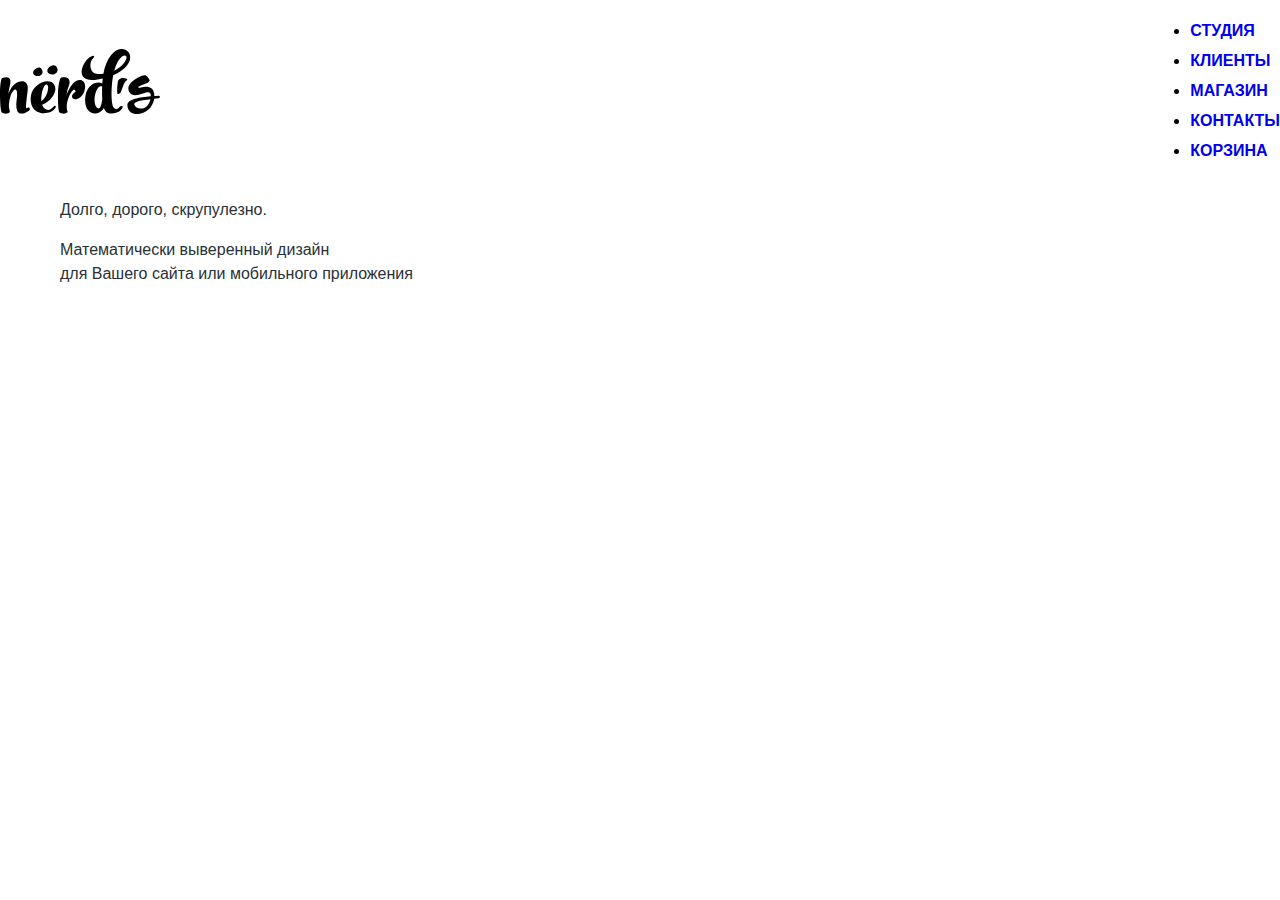
<file: Nerds_index.html>
<!DOCTYPE HTML>
<html lang="ru">
<head>
  <meta charset="utf-8">
  <title>Дизайн-студия «‎Nerds»</title>
  <link href="./Nerds_index.css" rel="stylesheet">
  <link href="./normalize.css" rel="stylesheet">
</head>
<body>
  <header class="main-header">
    <nav class="main-navigation">
      <a class="main-header-logo">
        <img src="svg/nerds-logo.svg" alt="Логотип «‎Nerds»"‎ width="160" height="65">
      </a>
      <ul class="site-navigation">
        <li><a href="info.html">Студия</a></li>
        <li><a href="clients.html">Клиенты</a></li>
        <li><a href="store.html">Магазин</a></li>
        <li><a href="contacts.html">Контакты</a></li>
        <li class="cart"><a href="#">Корзина</a></li>
      </ul>
    </nav>
  </header>

  <main class="container">
      <h1 class="visually-hidden">Дизайн-студия «‎Nerds»</h1>
      <section class="slider">
        <h2 class="visually-hidden">Слайдер</h2>
        <div class="slide-feature">
          <p>Долго, дорого, скрупулезно.</p>
          <p>Математически выверенный дизайн <br> для Вашего сайта или мобильного приложения</p>
          <a class="btn more-btn" href="#">Узнать больше</a>
        </div>
      </section>
  </main>

  <footer>
  </footer>

</body>
</html>
</file>
<file: Nerds_index.css>
.visually-hidden:not(:focus):not(:active),
input[type="checkbox"].visually-hidden,
input[type="radio"].visually-hidden {
	position: absolute !important;
	clip: rect(1px 1px 1px 1px); /* IE6, IE7 */
	clip: rect(1px, 1px, 1px, 1px);
	padding:0 !important;
	border:0 !important;
	height: 1px !important;
	width: 1px !important;
	overflow: hidden;
  margin: 0 0;
}

body {
  margin: 0;
  padding: 0;

  font-family: "Roboto", Arial, sans-serif;
  font-size: 16px;
  line-height: 24px;
  color: #283136;

  background-color: #fff;
}

a {
  text-decoration: none;
}

.btn {
  display: inline-block;
  font: inherit;
  line-height: 50px;
  font-weight: 600;
  color: #fff;
  text-align: center;
  vertical-align: middle;
  text-transform: uppercase;
  border: none;
  height: 50px;
	border-radius: 3px;
	cursor: pointer;
}

.btn:active,
.btn:focus {
	outline: none;
}

.btn-red {
    background-color: #fb565a;
    width: 160px;
}

.btn-red:hover,
.btn-red:focus {
    background-color: #e74246;
}

.btn-red:active {
    background-color: #d7373b;
		color: #df5f62;
		box-shadow: 0 3px rgba(0, 0, 0, 0.1) inset;
}

.btn-green {
  background-color: #00ca74;
  width: 160px;
}

.btn-green:hover,
.btn-green:focus {
  background-color: #00bc6c;
}

.btn-green:active {
  background-color: #00aa62;
	color: #4dc491;
	box-shadow: 0 3px rgba(0, 0, 0, 0.1) inset;
}

.btn-yellow {
  background-color: #efc84a;
  width: 160px;
}

.btn-yellow:hover,
.btn-yellow:focus {
  background-color: #eab534;
}

.btn-yellow:active {
  background-color: #e5a722;
	color: #ebba53;
	box-shadow: 0 3px rgba(0, 0, 0, 0.1) inset;
}

.grey {
    background-color: #eee;
}

.container {
  box-sizing: border-box;
  width: 1200px;
  margin: 0 auto;
  padding: 0 20px;
}

.main-header {
  min-height: 114px;

}

.main-navigation {
  display: flex;
  justify-content: space-between;
  min-height: 65px;

  line-height: 30px;
  text-transform: uppercase;
  color: #000;
  font-weight: 600;

}

.main-header-logo {
padding-top: 49px;
}

.navigation-list {
  display: flex;
	flex-wrap: wrap;
  justify-content: space-between;
  width: 800px;
	height: 38px;

  margin: 0;
  padding: 0;
  padding-top: 75px;
  list-style: none;
}

.navigation-list li {
	box-sizing: border-box;
  margin-left: 45px;
}

.navigation-list li:first-child {
  margin-left: 0;
}

.navigation-list-current {
	border-bottom: #fb565a solid 2px;
}

.navigation-list .cart {
	position: relative;
  margin-left: auto;
	padding-left: 40px;
}

.navigation-list .cart:before {
	content: "";
	position: absolute;
	top: 7px;
	left: 0px;
	width: 15px;
	height: 15px;

	background: url(svg/cart-icon.svg) no-repeat 0 0;
}

.navigation-list a {
	display: block;
  color: #000;
  width: auto;
	vertical-align: middle;
}

.navigation-list a:hover,
.navigation-list a:focus
 {
  color: #fb565a;
	outline: none;
}

.navigation-list a:active
 {
	 color: #a6a6a6;
}

.main-header-logo svg:hover {
  fill: rgb(48, 48, 48, 0.8);
}

.main-header-logo svg:active {
  fill: rgb(48, 48, 48, 0.3);
}

.slider {
  margin-bottom: 80px;
	position: relative;
}

.slider input[type="radio"] {
	position: absolute;
	opacity: 0;
}

.slider-control {
	position: absolute;
	left: 50%;
	top: 307px;
	z-index: 100;

	width: 160px;
	height: 18px;

	text-align: center;
	font-size: 0;
	transform: translateX(-50%);
}

.slider-control label {
	display: inline-block;
	position: relative;
	width: 18px;
	height: 18px;
	margin: 0 9px;
	background: white;
	vertical-align: top;
	border-radius: 50%;
	cursor: pointer;
}

.slider-control label::before {
	position: absolute;
	top: 5px;
	left: 5px;
	content: "";
	width: 4px;
	height: 4px;
	border-radius: 50%;
	border: 2px solid #fff;
}

#btn-1:checked ~ .slider-control label[for="btn-1"]::before,
#btn-2:checked ~ .slider-control label[for="btn-2"]::before,
#btn-3:checked ~ .slider-control label[for="btn-3"]::before  {
	border-color: #c1c1c1;
}


.slide-list {
	height: 100%;
  list-style: none;
  margin: 0;
  padding: 0;
	overflow: hidden;
}

.slide {
	display: none;
  box-sizing: border-box;
  padding-top: 69px;
  height: 420px;
}


.slide-wrapper {
  display: flex;
  flex-direction: column;
  justify-content: space-between;
  min-height: 271px;
}

.slide-header {
  font-size: 55px;
	font-weight: 500;
  line-height: 55px;
  color: #000;
}

.slide-header {
  width: 515px;
  margin: 0;
  padding: 0;
}

.slide-text {
  width: 410px;
  margin: 0;
  padding: 0;
	margin-bottom: 12px;
}

.slide .btn {
  width: 240px;
}

.slide-1 {
  background: url(img/slide1.png) no-repeat 431px 7px;
}

.slide-2 {
  background: url(img/slide2.png) no-repeat 431px 7px;
}

.slide-3 {
  background: url(img/slide3.png) no-repeat 431px 7px;
}

#btn-1:checked ~ .slide-list .slide-1 {
    display: block;
}

#btn-2:checked ~ .slide-list .slide-2 {
    display: block;
}

#btn-3:checked ~ .slide-list .slide-3 {
    display: block;
}

.advantages {
  margin-bottom: 80px;
}

.advantages ul {
  min-height: 347px;
  display: flex;
  justify-content: flex-start;
  margin: 0;
  padding: 0;

  list-style: none;
}

.advantage-item {
  min-height: 347px;
  width:300px;
	margin-right: 100px;
}

.advantage-item img {
	margin-bottom: 20px;
}

.advantage-header {
  font-size: 24px;
  line-height: 30px;
  color: #000;
  text-transform: uppercase;
  font-weight: bold;

	margin: 0;
	padding: 0;
	margin-bottom: 15px;
}

.advantage-text {
	margin: 0;
	padding: 0;
	margin-bottom: 32px;
}

.studio {
  display: flex;
	justify-content: space-between;
  margin-bottom: 57px;
	border-top: solid 2px #eeee;
}

.studio .studio-left {
  width: 660px;
	padding-top: 73px;
}

.studio .studio-right {
  width: 360px;
	padding-top: 40px;
}

.studio-header {
  font-size: 45px;
  line-height: 45px;
  color: #000;
  font-weight: 600;

	padding: 0;
	margin: 0;
	margin-bottom: 34px;
}

.studio-bold {
  color: #000;
  text-transform: uppercase;
  font-weight: bold;

	padding: 0;
	margin: 0;
}

.studio-left .studio-bold {
	margin-bottom: 23px;
}

.studio-text {
	padding: 0;
	margin: 0;
	margin-bottom: 40px;
}

.orders-list,
.statistic {
  list-style: none;
	margin: 0;
	padding: 0;
}

.orders-list li {
	position: relative;
	margin-bottom: 24px;
	padding-left: 37px;
}

.orders-list li:last-child {
		margin-bottom: 0;
}

.orders-list li::before {
	position: absolute;
	content: "";
	height: 1px;
	width: 27px;
	background-color: #fb565a;
	top: 11px;
	left: 0;
}

.studio-right img {
	margin-bottom: 30px;
}

.studio-right .studio-bold {
	margin-bottom: 42px;
	margin-left: 16px;
}

.statistic {
	display: flex;
	justify-content: space-between;
}

.statistic li {
		width: 120px;
}

.statistic .statistic-text {
    line-height: 18px;
		padding: 0;
		margin: 0;
}

.statistic .statistic-percent {
  font-size: 45px;
  line-height: 40px;
  color: #000;
  font-weight: bold;

	padding: 0;
	margin: 0;
	margin-bottom: 22px;
}

.clients {
  margin-bottom: 80px;
  border-top: solid 2px #eeee;
  border-bottom: solid 2px #eeee;
}

.clients ul {
  height: 180px;
  list-style: none;
  display: flex;
  align-items: center;
  margin: 0;
  padding: 0;
}

.clients ul li {
	text-align: center;
	vertical-align: middle;
	box-sizing: border-box;
}

.clients ul li:first-child {
	padding-right: 18px;
	position: relative;
}

.clients ul li:first-child::after,
.clients ul li:nth-child(2)::after,
.clients ul li:nth-child(3)::after {
	position: absolute;
	top: 18px;
	right: 0;
	content: "";
	width: 2px;
	height: 52px;
	background-color: #eee;
}

.clients ul li:last-child {
	padding-left: 32px;
}

.clients ul li:first-child,
.clients ul li:last-child {
	padding-top: 16px;
	width: 280px;
}

.clients ul li:nth-child(2),
.clients ul li:nth-child(3) {
	position: relative;
	width: 298px;
	padding-top: 10px;
}

.clients ul li:nth-child(2)::after {
	top: 26px;
}

.clients ul li:nth-child(3)::after {
	top: 7px;
}


.clients ul li a {
	display: block;
	outline: none;
}

.clients ul li a img {
  opacity: 0.2;
}

.clients ul li a:hover img,
.clients ul li a:focus img
 {
  opacity: 1;
}

.clients ul li a:active img{
  opacity: 0.1;
}

.contacts {
	position: relative;
	box-sizing: border-box;
  width: 1440px;
  margin: 0 auto;
}

.contacts-block {
	position: absolute;
	top: 54px;
	left: 140px;

	box-sizing: border-box;
	width: 319px;
	height: 308px;
	padding:  50px 50px 47px 50px;
	background-color: #fff;
}

.contacts-block .contacts-header {
  font-size: 18px;
  line-height: 30px;
  color: #000;
  font-weight: bold;
	text-transform: uppercase;
	margin: 0;
	margin-bottom: 23px;
}

.contacts-block p {
    line-height: 18px;
    color: #666;
		margin: 0;
		margin-bottom: 16px;
}

.contacts-block p:nth-child(3) {
	margin-bottom: 38px;
}

.contacts-btn {
	width: 219px;
}

.main-footer {
  display: flex;
  justify-content: flex-start;
  align-items: center;
  height: 217px;
}

.main-footer .social-list {
	display: flex;
	justify-content: space-between;
	width: 260px;

	list-style: none;
	padding: 0;
	margin: 0;
}

.social-btn {
	display: flex;
	justify-content: center;
	align-items: center;
	width: 80px;
	height: 80px;
	background-color: #e1e1e1;
	border-radius: 50%;
	outline: none;
}

.social-btn:hover,
.social-btn:focus
 {
	background-color: #e74246;}

.social-btn:active {
	background-color: #d7373b;
	box-shadow: 0 3px 0 #c13135 inset;
}

.social-btn:active path {
	fill: #e37376;
}

.main-footer ul {
  list-style: none;
}

.partnership {
  margin-left: 140px;
}

.partnership .partnership-header {
  font-size: 36px;
  line-height: 36px;
  color: #000;
  font-weight: bold;

	padding: 0;
	margin: 0;
	margin-bottom: 16px;
}

.partnership .sale {
  line-height: 22px;
  color: #444;

	padding: 0;
	margin: 0;
}

.popup {
	display: none;
	position: fixed;
	bottom: 180px;
	left: 50%;
	z-index: 2000;

	box-sizing: border-box;
	width: 960px;
	height: 590px;
	margin-left: -25%;
	padding: 70px 100px 84px 100px;

	color: #000;
	background: #fff;
	box-shadow: 0 30px 60px rgba(0, 0,0,0.7);
}

.popup .popup-header {
	margin: 0;
	margin-bottom: 40px;
	border: 0;
	font-size: 45px;
	line-height: 45px;
}

.popup form {
	width: 760px;
	display: flex;
	justify-content: space-between;
	flex-wrap: wrap;
}

.popup .popup-item {
	margin: 0;
}

.popup .popup-item:nth-child(1),
.popup .popup-item:nth-child(2) {
	margin-bottom: 35px;
}

.popup .popup-item:nth-child(3) {
	margin-bottom: 47px;
}

.popup label {
	display: block;
  font-weight: bold;
  line-height: 24px;
}

.popup-item input[type="text"],
.popup-item textarea {
	box-sizing: border-box;
	padding: 14px 15px;
	color: #a1a1a1;
  font-size: 16px;
	line-height: 18px;
  background-color: transparent;
  border: 2px solid #d7dcde;
	border-radius: 3px;
}

.popup-item input[type="text"]::placeholder {
	color: #a1a1a1;
}

.popup-item input {
	width: 360px;
}

.popup-item textarea {
	width: 760px;
	height: 118px;
	resize: none;
}

.popup-item input[type="text"]:hover,
.popup-item textarea:hover {
  border-color: #b4b9bb;
}

.popup-item input[type="text"]:focus,
.popup-item textarea:focus {
	color: #444;
  border-color: #000;
  outline: none;
}

.popup button {
	width: 260px;
}

.popup .modal-close {
	position: absolute;
	top: 78px;
	right: 90px;

	width: 21px;
	height: 21px;
	background-color: transparent;
	font-size: 0;

	border: 0;
	cursor: pointer;
	outline: none;
}

.popup .modal-close::before,
.popup .modal-close::after {
	content: "";
	position: absolute;
	top: 9px;
	right: -4px;
	height: 3px;
	width: 29px;
	background-color: #fecccd;
}

.popup .modal-close::before {
	transform: rotate(45deg);
}
.popup .modal-close::after {
		transform: rotate(-45deg);
}

.popup .modal-close:hover::before,
.popup .modal-close:hover::after {
	background-color:#fb565a;
}

.popup .modal-close:active::before,
.popup .modal-close:active::after {
	background-color:#ffeeee;
}

.popup-show {
	display: block;
	animation: bounce 0.6s;
}

.popup-error {
	animation: shake 0.6s;
}

.page-header-container {
		box-sizing: border-box;
		height: 231px;
		text-align: center;
		padding-top: 68px;
}

.page-header {
	font-size: 55px;
	line-height: 55px;
	margin: 0;
	padding: 0;
}

.catalog-columns {
	display: flex;
	justify-content: space-between;
}

.catalog-rows {
	}

.filters {
	width: 260px;
	min-height: 2097px;
}

.catalog-columns {
	padding-top: 55px;
}

.filter fieldset {
	box-sizing: border-box;
	margin: 0;
	padding: 0;
	border: none;
	margin-bottom: 30px;
}

.filter fieldset:first-child {
	margin-bottom: 53px;
}

.filter legend {
	margin: 0;
	padding: 0;
	margin-bottom: 15px;

	font-size: 18px;
	line-height: 30px;
	font-weight: bold;
	color: #000;
}

.filter fieldset:first-child legend {
	margin-bottom: 48px;
}

.range-filter {
	width: 260px;
}

.range-control {
	position: relative;
	box-sizing: border-box;
	margin-bottom: 14px;
	padding-top: 39px;
	padding-left: 21px;
	padding-right: 20px;
	height: 80px;
	background-color: #eee;
	border-radius: 3px;
}

.range-control .scale {
	height: 2px;
	background-color: #d7dcde;
}

.range-control .bar {
	width: 70%;
	height: 2px;
	background-color: #00ca74;
}

.range-control .toggle {
	position: absolute;
	top: 30px;
	width: 4px;
	height: 4px;
	background-color: #ababab;
	border: 8px solid #fff;
	border-radius: 50%;
	box-shadow: 0 2px 1px 0 #cccdcd;
	cursor: pointer;
}

.range-control .toggle-min {
		left: 18px;
}

.range-control .toggle-max {
		left: 160px;
}

.price-control {
	font-size: 0;
}

.price-control label {
	box-sizing: border-box;
	display: inline-block;
	width: 50%;
	line-height: 38px;
	font-size: 16px;
}

.max-price {
	padding-left: 15px;
}

.price-control input {
	width: 80px;
	padding: 10px 0px;
	margin-left: 12px;

	font-size: 16px;
	text-align: center;
	color: #283136;
	border: 0;
	border-radius: 3px;
	background-color: #eee;
}

.filter ul {
	margin: 0;
	padding: 0;
	list-style: none;
	line-height: 23px;
}

.filter input {
	position: absolute;
	outline: none;
}

.filter input:hover + label,
.filter input:focus + label {
	color: #000;
}

.filter input:disabled + label {
	opacity: 0.3;
}

.filter-option {
	margin-bottom: 16px;
	padding-left: 36px;
}

.filter-option label {
	position: relative;
	display: block;
	cursor: pointer;
	user-select: none;
}

.filter-input-radio + label::before {
	content: url(svg/radio-off.svg);
	opacity: 0.4;
	position: absolute;
	left: -36px;
	top: 0;
	width: 25px;
	height: 25px;
}

.filter-input-radio:checked + label::before {
	content: url(svg/radio-on.svg);
}

.filter-input-checkbox + label::before {
	content: url(svg/checkbox-off.svg);
	opacity: 0.4;
	position: absolute;
	left: -36px;
	top: 0;
	width: 23px;
	height: 23px;
}

.filter-input-checkbox:checked + label::before {
	content: url(svg/checkbox-on.svg);
}

label:hover::before {
	opacity: 1;
}

.filter-btn {
	color: #000;
	width: 260px;
}

.filter-btn:hover,
.filter-btn:focus {
	background-color: #dfdfdf;
 }

 .filter-btn:active {
	color: rgba(0, 0, 0, 0.3);
 	background-color: #d5d5d5;
	box-shadow: 0 3px rgba(0, 0, 0, 0.1) inset;
  }

	.sorting {
		display: flex;
		justify-content: space-between;
		width: 760px;
		min-height: 74px;
	}

	.sorting p {
	margin: 0;
	padding: 0;

	font-size: 18px;
  line-height: 30px;
  font-weight: bold;
  color: #000;
	}

	.sorting-list {
	width: 280px;
	margin: 0;
	margin-left: 214px;
	padding: 0;
	list-style: none;
	}

	.sorting-list li {
	display: inline-block;
	margin-right: 20px;

	font-size: 14px;
	line-height: 34px;
	color: #b2b2b2;

	cursor: pointer;
	}

	.sorting-list li:last-child {
	margin-right: 0px;
}

	.sorting-list li:hover,
	.sorting-list li:focus {
		color: #666;
	}

	.sorting-list li:active {
		color: #000;
	}

	.sorting-btn {
		display: inline-block;
		width: 11px;
		height: 10px;
		opacity: 0.2;
	}

	.sorting-btn-up {
		background-image: url("svg/icon-up-dir.svg");
	}

	.sorting-btn-down {
		margin-right: 18px;
		background-image: url("svg/icon-down-dir.svg");
	}

	.sorting-btn:hover,
	.sorting-btn:focus {
		opacity: 1;
		outline: none;
	}

.catalog-list {
	display: flex;
	flex-wrap: wrap;
	justify-content: space-between;
	margin: 0;
	margin-bottom: 60px;
	padding: 0;
	list-style: none;
}

.catalog-item {
	position: relative;
	margin-bottom: 33px;
}

.catalog-item:nth-last-child(2),
.catalog-item:last-child {
	margin-bottom: 0;
}

.catalog-item > a {
	display: block;
	width: 360px;
	line-height: 0px;
}

.catalog-item svg {

}

.catalog {
	width: 760px;
	min-height: 2097px;
}

 .catalog-item-info {
	position: absolute;
	bottom: 0;
	left: 0;
	display: none;
	box-sizing: border-box;
	width: 360px;
	height: 231px;
	padding-top: 25px;
	text-align: center;

	background-color: #eee;
}

 .catalog-item:hover .catalog-item-info{
	 display: block;
 }

  .catalog-item:hover svg path {
		opacity: 1;
	}

.catalog-item-info h3 {
	margin: 0;
	margin-bottom: 25px;
	padding: 0;
	font-size: 18px;
	line-height: 30px;
	color: #000;
}

.catalog-item-info p {
	margin: 0;
	margin-bottom: 30px;
	padding: 0;
	font-size: 16px;
	line-height: 18px;
	color: #666;
}

.catalog-item-info .btn-price {
	width: 200px;
}

.pagination-list {
	display: flex;
	margin: 0;
	padding: 0;
	list-style: none;
	min-height: 50px;
}

.pagination-item {
	margin-right: 13px;
}

.pagination-item:last-child {
	margin-right: 0;
}

.pagination-item a {
	display: block;
	box-sizing: border-box;
	width: 50px;
	height: 50px;
	text-align: center;
	border-radius: 3px;

	font-size: 16px;
	line-height: 50px;
	color: #000;

	background-color: #eee;
}

.pagination-item:last-child a{
	width: 260px;
}

.pagination-item a:hover,
.pagination-item a:focus {
	background-color: #dfdfdf;
}

.pagination-item a:active {
	background-color: #d5d5d5;
	box-shadow: 0 3px rgba(0, 0, 0, 0.1) inset;
	color: #959595;
}

.pagination-item-current a {
	line-height: 44px;
	border: 3px solid #dbdbdb;
	background-color: #fff;
}

.pagination-item-current a:hover,
.pagination-item-current a:focus,
.pagination-item-current a:active {
	color: #000;
	border: 3px solid #dbdbdb;
	background-color: #fff;
	box-shadow: none;
}

@keyframes bounce {
	0% {transform: translateY(-2000px);}
	70% {transform: translateY(30px);}
	90% {transform: translateY(-10px);}
	100% {transform: translateY(0px);}
}

@keyframes shake {
	0%, 100% {transform: translateX(0);}
	10%, 30%, 50%, 70%, 90% {transform: translateX(-10px);}
	20%, 40%, 60%, 80% {transform: translateX(10px);}
}
</file>
